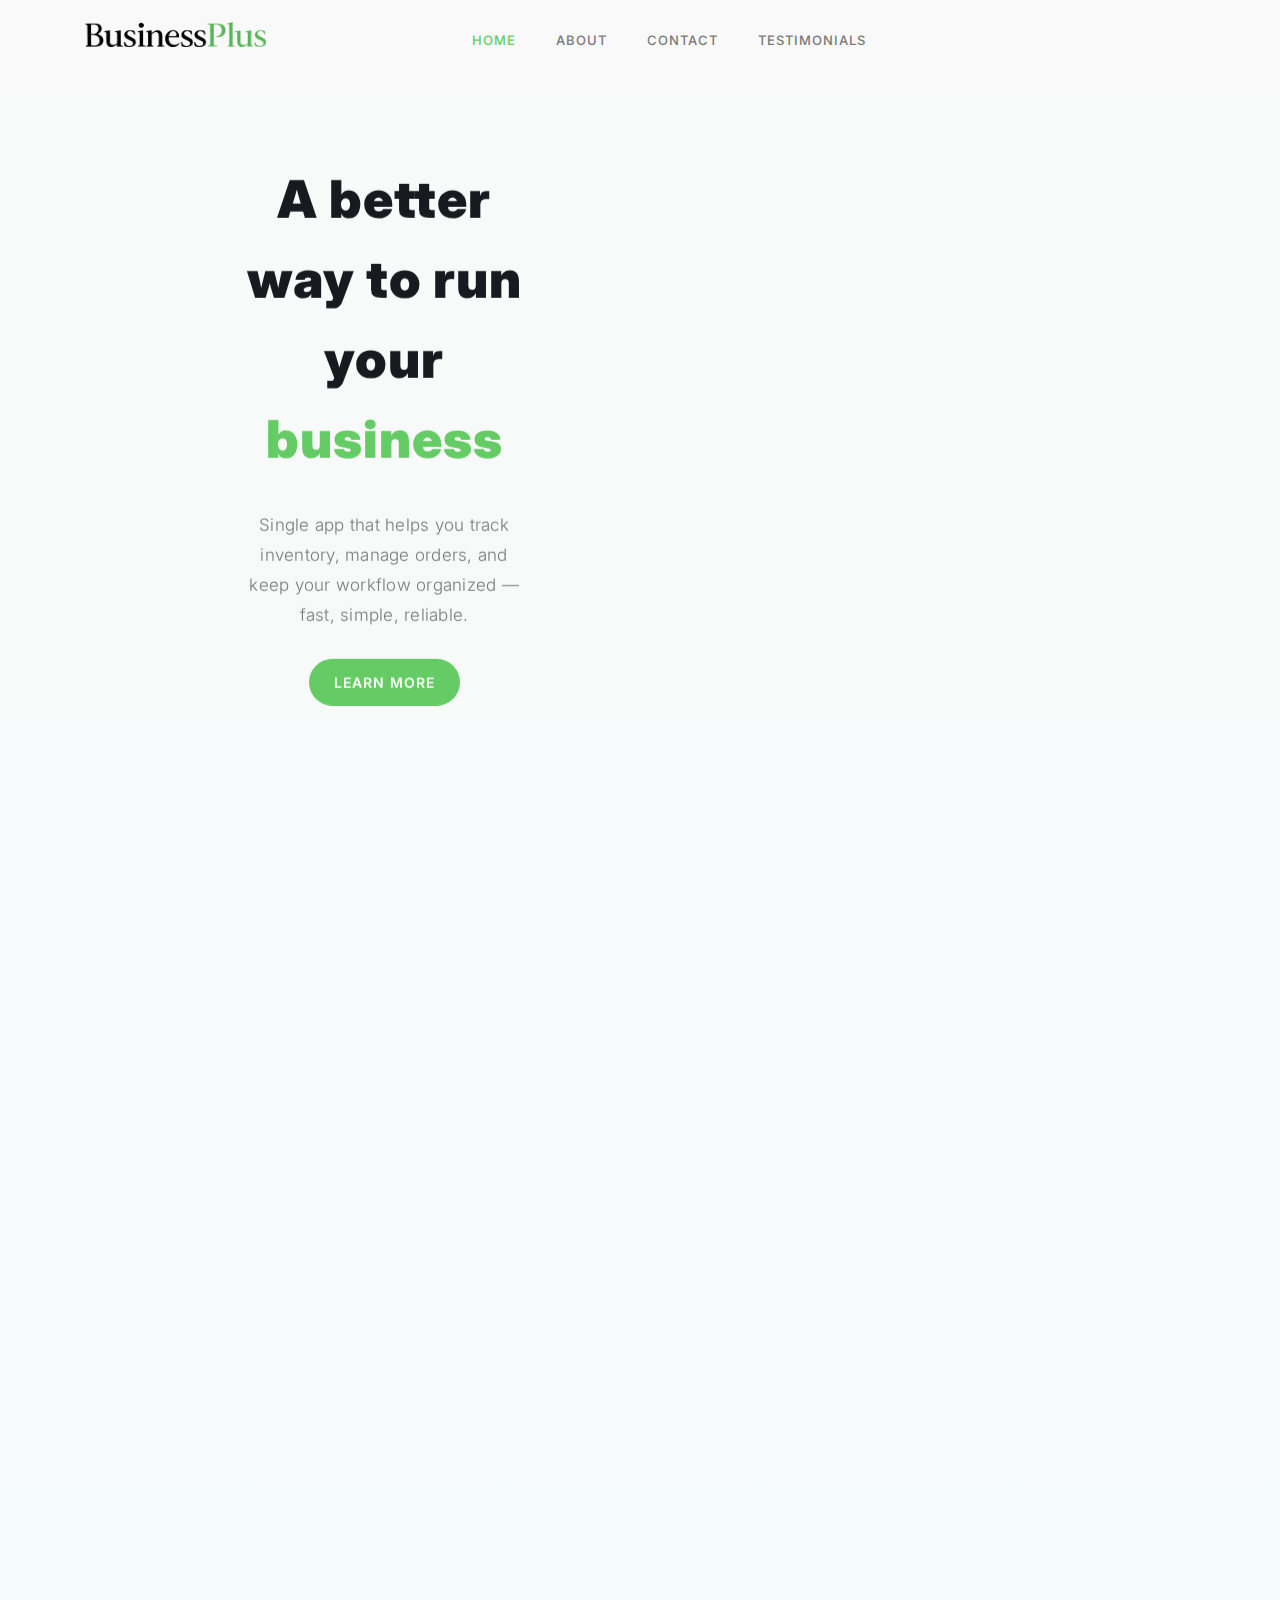
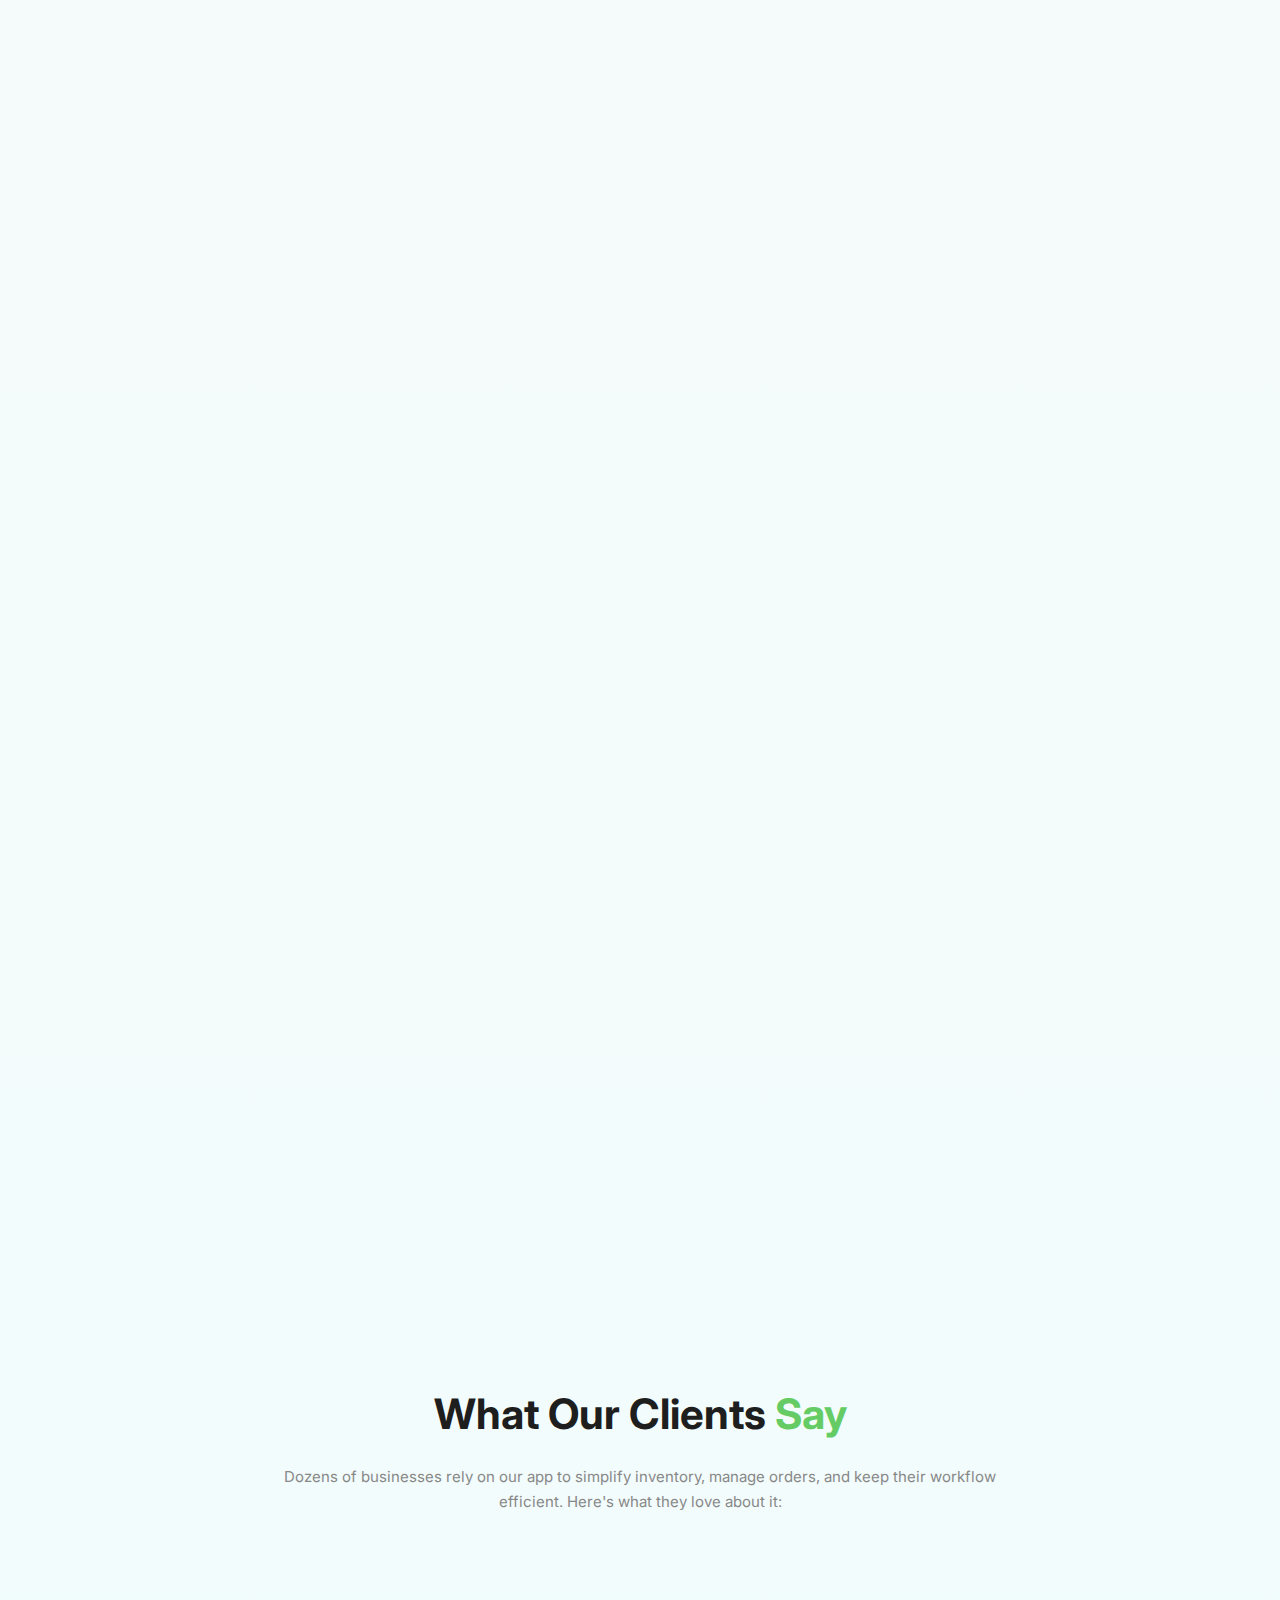
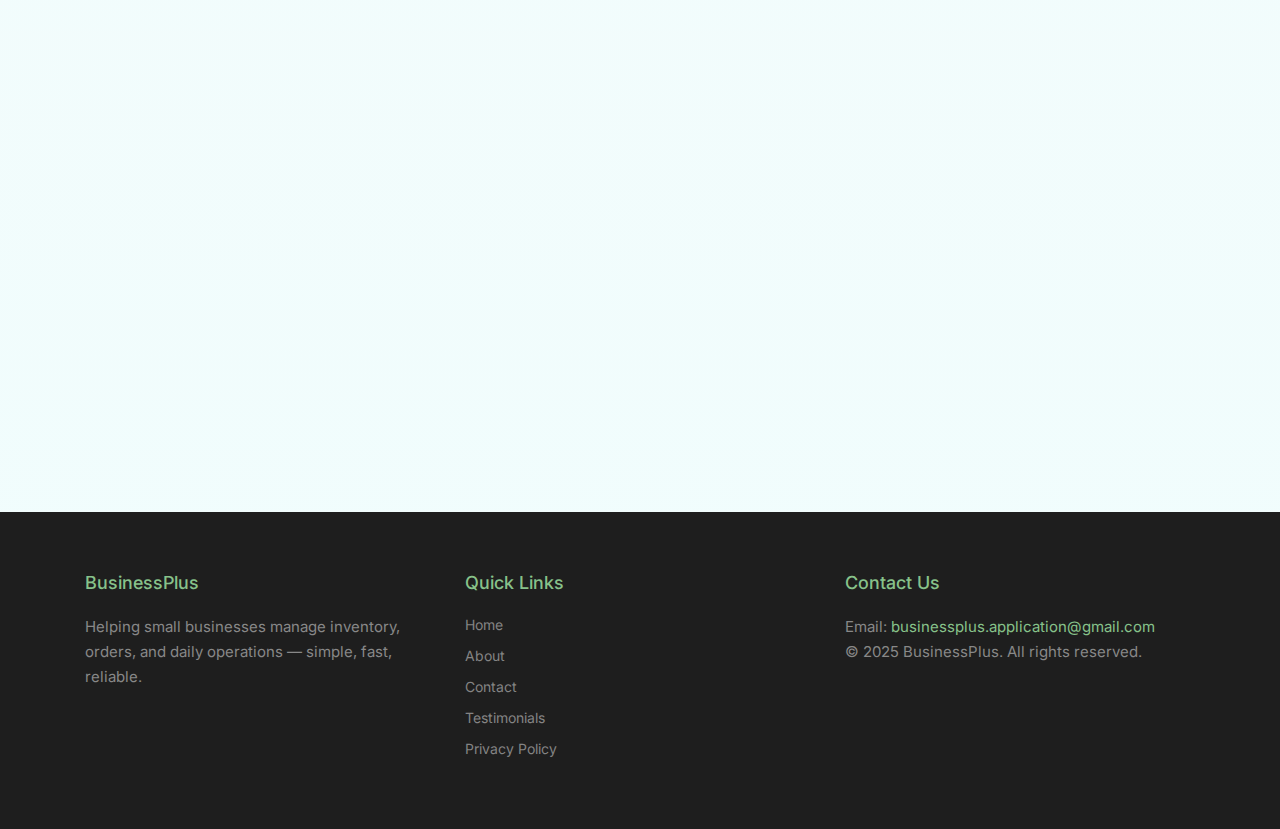
<file: index.html>
<!DOCTYPE html>
<html lang="en">

<head>

    <meta charset="utf-8">
    <meta name="viewport" content="width=device-width, initial-scale=1, shrink-to-fit=no">
    <meta name="description" content="Business Plus helps small businesses manage inventory, orders, and daily operations through a simple and reliable mobile app.">
    <meta name="author" content="Nikola Milinković - https://github.com/NikolaMilinkovic">
    <link href="https://fonts.googleapis.com/css?family=Poppins:100,200,300,400,500,600,700,800,900&display=swap" rel="stylesheet">

    <title>BusinessPlus</title>
<!--

Lava Landing Page

https://templatemo.com/tm-540-lava-landing-page

-->

    <!-- Additional CSS Files -->
    <link rel="stylesheet" type="text/css" href="assets/css/bootstrap.min.css">

    <link rel="stylesheet" type="text/css" href="assets/css/font-awesome.css">

    <link rel="stylesheet" href="assets/css/templatemo-lava.css">

    <link rel="stylesheet" href="assets/css/owl-carousel.css">

</head>

<body>

    <!-- ***** Preloader Start ***** -->
    <div id="preloader">
        <div class="jumper">
            <div></div>
            <div></div>
            <div></div>
        </div>
    </div>
    <!-- ***** Preloader End ***** -->


    <!-- ***** Header Area Start ***** -->
    <header class="header-area header-sticky">
        <div class="container">
            <div class="row">
                <div class="col-12">
                    <nav class="main-nav">
                        <!-- ***** Logo Start ***** -->
                         <a href="#welcome" class="menu-item">
                             <img src="./assets/images/logotip_b.png" alt="Logo" class="logo" />
                         </a>
                        <!-- ***** Logo End ***** -->
                        <!-- ***** Menu Start ***** -->
                        <ul class="nav">
                            <li class="scroll-to-section"><a href="#welcome" class="menu-item">Home</a></li>
                            <li class="scroll-to-section"><a href="#about" class="menu-item">About</a></li>
                            <li class="scroll-to-section"><a href="#contact-us" class="menu-item">Contact</a></li>
                            <li class="scroll-to-section"><a href="#testimonials" class="menu-item">Testimonials</a>
                        </li>
                        </ul>
                        <a class='menu-trigger'>
                            <span>Menu</span>
                        </a>
                        <!-- ***** Menu End ***** -->
                    </nav>
                </div>
            </div>
        </div>
    </header>
    <!-- ***** Header Area End ***** -->


    <!-- ***** Welcome Area Start ***** -->
    
    <div class="welcome-area" id="welcome">

        <!-- ***** Header Text Start ***** -->
        <div class="header-text">
            <div class="container">
                <div class="row">
                    <div class="left-text col-lg-6 col-md-12 mx-auto text-center"
                         data-scroll-reveal="enter left move 30px over 0.6s after 0.4s">
                         <h1>A better way to run your <em>business</em></h1>
                            <p>
                                Single app that helps you track inventory, manage orders, 
                                and keep your workflow organized — fast, simple, reliable.
                            </p>
                        <a href="#about" class="main-button-slider">LEARN MORE</a>
                    </div>
                </div>
            </div>
        </div>
        <!-- ***** Header Text End ***** -->
    </div>
    <!-- ***** Welcome Area End ***** -->

    <!-- ***** Features Big Item Start ***** -->
    <section class="section" id="about">
        <div class="container">
            <div class="row">

            <!-- Feature 1 -->
            <div class="col-lg-4 col-md-6 col-sm-12 mb-4"
                data-scroll-reveal="enter left move 30px over 0.6s after 0.4s">
                <div class="features-item text-center">
                <!-- <h2 class="feature-number">01</h2> -->
                <h4>Inventory Tracking</h4>
                <p>Monitor stock levels in real time and keep your products organized effortlessly.</p>
                </div>
            </div>

            <!-- Feature 2 -->
            <div class="col-lg-4 col-md-6 col-sm-12 mb-4"
                data-scroll-reveal="enter bottom move 30px over 0.6s after 0.4s">
                <div class="features-item text-center">
                <!-- <h2 class="feature-number">02</h2> -->
                <h4>Order Management</h4>
                <p>Handle every order from creation to delivery quickly and efficiently in one streamlined workflow.</p>
                </div>
            </div>

            <!-- Feature 3 -->
            <div class="col-lg-4 col-md-6 col-sm-12 mb-4"
                data-scroll-reveal="enter right move 30px over 0.6s after 0.4s">
                <div class="features-item text-center">
                <!-- <h2 class="feature-number">03</h2> -->
                <h4>Workflow Efficiency</h4>
                <p>Save time and reduce errors by speeding up routine tasks and simplifying your business processes.</p>
                </div>
            </div>

            </div>
        </div>
    </section>


    <!-- ***** Features Big Item Start ***** -->
    <section class="section" id="promotion">
        <div class="container">
            <div class="row">
      
                <div class="right-text offset-lg-1 col-lg-6 col-md-12 col-sm-12 mobile-bottom-fix">
                    <ul>
                        <li data-scroll-reveal="enter right move 30px over 0.6s after 0.4s">
                            <!-- <img src="assets/images/about-icon-01.png" alt="" class="promotion-icon"> -->
                            <div class="text">
                                <h4>Access Anywhere</h4>
                                <p>Use the app from any device and manage your business on the go — no more being tied to a desk.</p>
                            </div>
                        </li>
                        <li data-scroll-reveal="enter right move 30px over 0.6s after 0.5s">
                            <!-- <img src="assets/images/about-icon-02.png" alt="" class="promotion-icon"> -->
                            <div class="text">
                                <h4>Quick Setup</h4>
                                <p>Get started fast — add your inventory and start managing orders immediately without complicated setup.</p>
                            </div>
                        </li>
                        <li data-scroll-reveal="enter right move 30px over 0.6s after 0.6s">
                            <!-- <img src="assets/images/about-icon-03.png" alt="" class="promotion-icon flipped-icon"> -->
                            <div class="text">
                                <h4>Battle Tested</h4>
                                <p>Trusted by dozens of businesses, our app streamlines daily operations and boosts their business daily.</p>
                            </div>
                        </li>
                    </ul>
                </div>
                <div class="left-image col-lg-5 col-md-12 col-sm-12 mobile-bottom-fix-big"
                    data-scroll-reveal="enter right move 30px over 0.6s after 0.4s">
                    <img src="assets/images/left-image.png" class="rounded img-fluid d-block mx-auto image-left" alt="App">
                </div>
            </div>
        </div>
    </section>
    <!-- ***** Features Big Item End ***** -->

    <!-- ***** Contact Call-To-Action Start ***** -->
        <section class="section section-contact" id="contact-us">
            <div class="container">
                <div class="row align-items-center" data-scroll-reveal="enter left move 30px over 0.6s after 0.4s">

                    <!-- Image on the left -->
                    <div class="col-lg-6 col-md-12 col-sm-12 contact-image">
                        <img src="assets/images/contact-image.png" alt="App Screenshot" class="rounded img-fluid mx-auto flipped-image">
                    </div>

                    <!-- Text on the right -->
                    <div class="col-lg-6 col-md-12 col-sm-12 contact-text">
                        <h2>Ready to work with us?</h2>
                        <p><a href="mailto:businessplus.application@gmail.com" class="contact-email">businessplus.application@gmail.com</a></p>
                        <p>Our team will help you set up your account and get started today!</p>
                    </div>

                </div>
            </div>
        </section>  
    <!-- ***** Contact Call-To-Action End ***** -->

    <!-- ***** Testimonials Starts ***** -->
    <section class="section" id="testimonials">
        <div class="container">
            <div class="row">
                <div class="col-lg-8 offset-lg-2">
                    <div class="center-heading">
                        <h2>What Our Clients <em>Say</em></h2>
                        <p>Dozens of businesses rely on our app to simplify inventory, manage orders, and keep their workflow efficient. Here's what they love about it:</p>
                    </div>
                </div>
                <div class="col-lg-10 col-md-12 col-sm-12 mobile-bottom-fix-big"
                    data-scroll-reveal="enter left move 30px over 0.6s after 0.4s">
                    <div class="owl-carousel owl-theme">
                        <div class="item service-item">
                            <div class="author">
                                <i><img src="assets/images/testimonial_infinity.png" alt="Author One"></i>
                            </div>
                            <div class="testimonial-content">
                                <ul class="stars">
                                    <li><i class="fa fa-star"></i></li>
                                    <li><i class="fa fa-star"></i></li>
                                    <li><i class="fa fa-star"></i></li>
                                    <li><i class="fa fa-star"></i></li>
                                    <li><i class="fa fa-star"></i></li>
                                </ul>
                                <h4>Infinity Boutique</h4>
                                <p>“Makes running my shop so much easier!
                                    The app automatically prepares all my orders, and the PDF for the courier is done instantly. No more guessing what’s in stock — everything updates in real time. Love it!
                                    ”
                                </p>
                            </div>
                        </div>
                        <div class="item service-item">
                            <div class="author">
                                <i><img src="assets/images/testimonial_chicly.jpg" alt="Second Author"></i>
                            </div>
                            <div class="testimonial-content">
                                <ul class="stars">
                                    <li><i class="fa fa-star"></i></li>
                                    <li><i class="fa fa-star"></i></li>
                                    <li><i class="fa fa-star"></i></li>
                                    <li><i class="fa fa-star"></i></li>
                                    <li><i class="fa fa-star"></i></li>
                                </ul>
                                <h4>Chicly.official</h4>
                                <p>
                                    Super efficient and easy to use. Ofloaded so much work that we used to do manually. We recommend it.
                                </p>
                            </div>
                        </div>
                        <div class="item service-item">
                            <div class="author">
                                <i><img src="assets/images/testimonial_infinity_bags.jpg" alt="Author Third"></i>
                            </div>
                            <div class="testimonial-content">
                                <ul class="stars">
                                    <li><i class="fa fa-star"></i></li>
                                    <li><i class="fa fa-star"></i></li>
                                    <li><i class="fa fa-star"></i></li>
                                </ul>
                                <h4>Infinity Bags</h4>
                                <p>
                                    Perfect for anyone running an online boutique. Removes any guessing or ambiguity of what you have and dont have on stock. Everything is done faster.
                                </p>
                            </div>
                        </div>
                    </div>
                </div>
            </div>
        </div>
    </section>
    <!-- ***** Testimonials Ends ***** -->

    <!-- ***** Footer Start ***** -->
    <footer class="footer-area">
        <div class="container">
            <div class="row">

                <!-- About / Logo -->
                <div class="col-lg-4 col-md-6 col-sm-12">
                    <h4>BusinessPlus</h4>
                    <p>Helping small businesses manage inventory, orders, and daily operations — simple, fast, reliable.</p>
                </div>

                <!-- Quick Links -->
                <div class="col-lg-4 col-md-6 col-sm-12">
                    <h4>Quick Links</h4>
                    <ul class="footer-links">
                        <li><a href="#welcome">Home</a></li>
                        <li><a href="#about">About</a></li>
                        <li><a href="#contact-us">Contact</a></li>
                        <li><a href="#testimonials">Testimonials</a></li>
                        <li><a href="./pages/privacy_policy.html">Privacy Policy</a></li>
                    </ul>
                </div>

                <!-- Contact -->
                <div class="col-lg-4 col-md-12 col-sm-12">
                    <h4>Contact Us</h4>
                    <p>Email: <a href="mailto:hello@businessplus.com">businessplus.application@gmail.com</a></p>
                    <p>© 2025 BusinessPlus. All rights reserved.</p>
                </div>

            </div>
        </div>
    </footer>
    <!-- ***** Footer End ***** -->


    <!-- jQuery -->
    <script src="assets/js/jquery-2.1.0.min.js"></script>

    <!-- Bootstrap -->
    <script src="assets/js/popper.js"></script>
    <script src="assets/js/bootstrap.min.js"></script>

    <!-- Plugins -->
    <script src="assets/js/owl-carousel.js"></script>
    <script src="assets/js/scrollreveal.min.js"></script>
    <script src="assets/js/waypoints.min.js"></script>
    <script src="assets/js/jquery.counterup.min.js"></script>
    <script src="assets/js/imgfix.min.js"></script>

    <!-- Global Init -->
    <script src="assets/js/custom.js"></script>

</body>
</html>
</file>
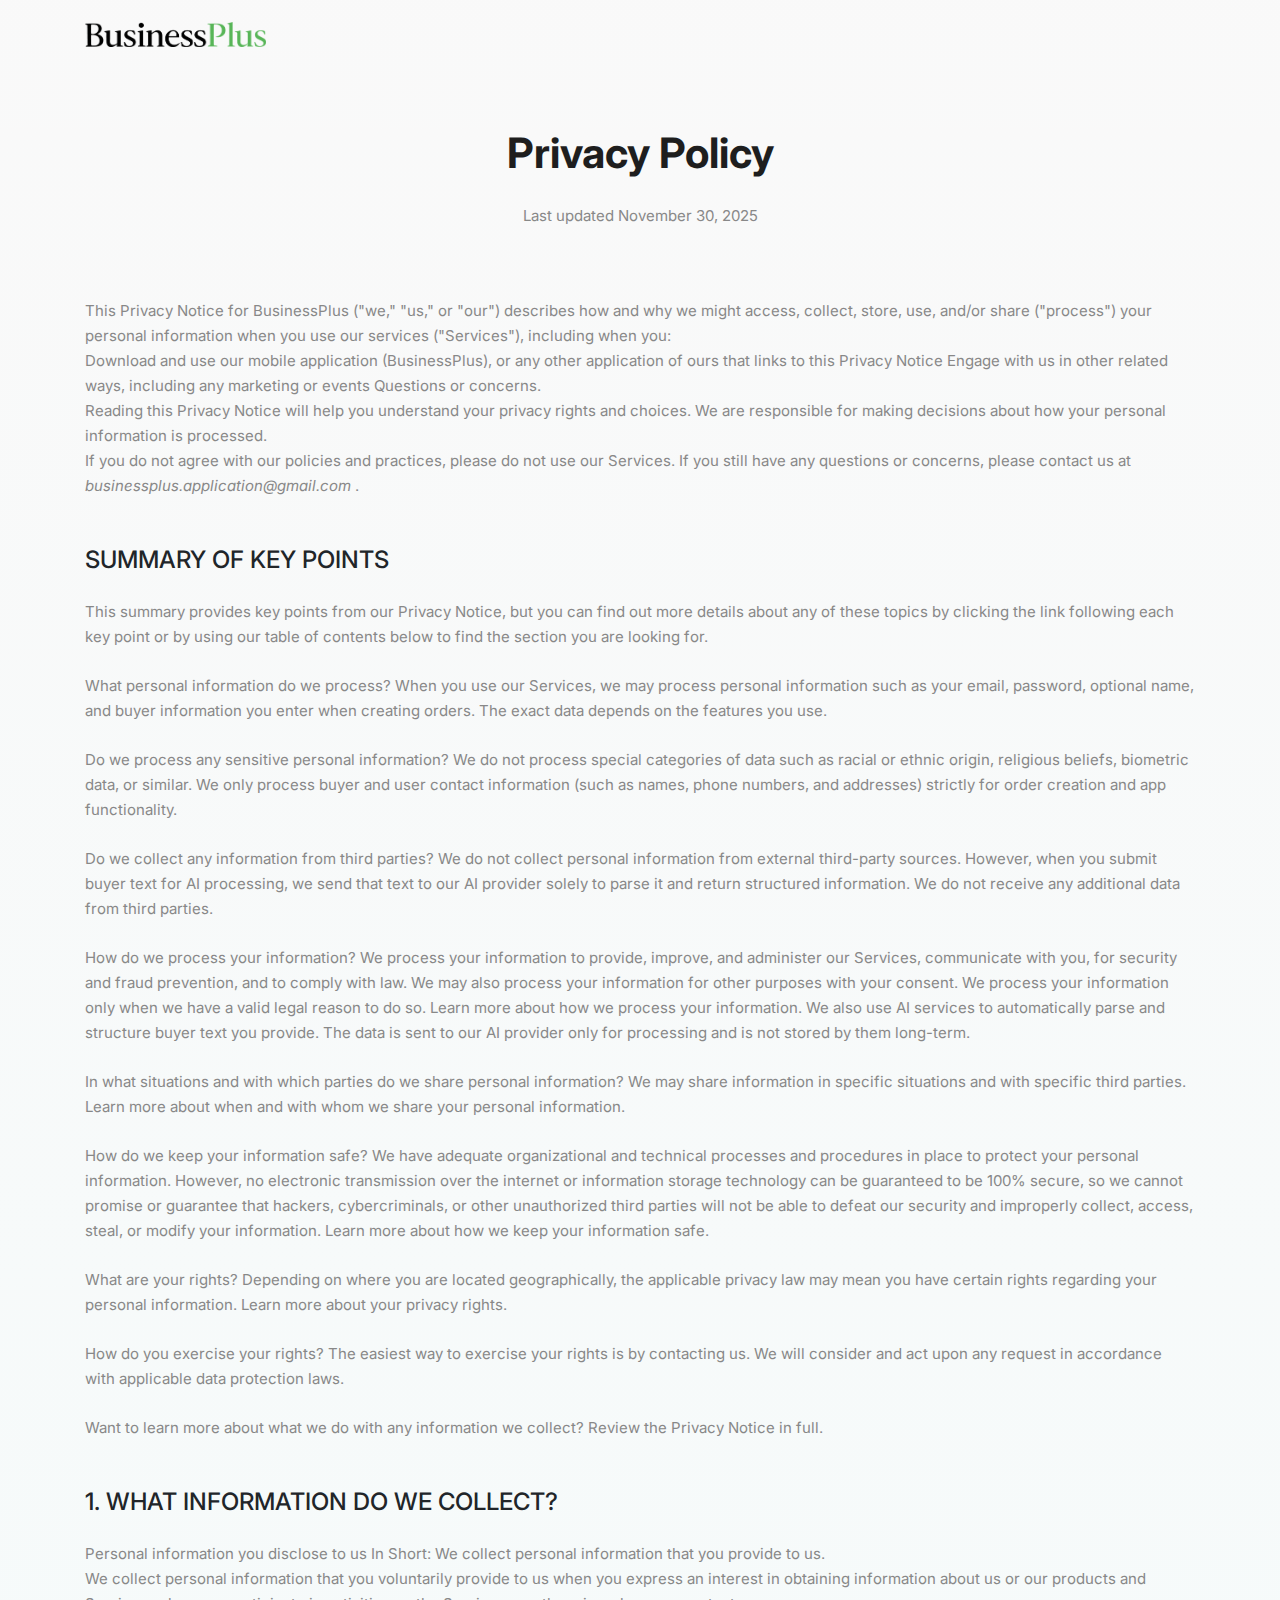
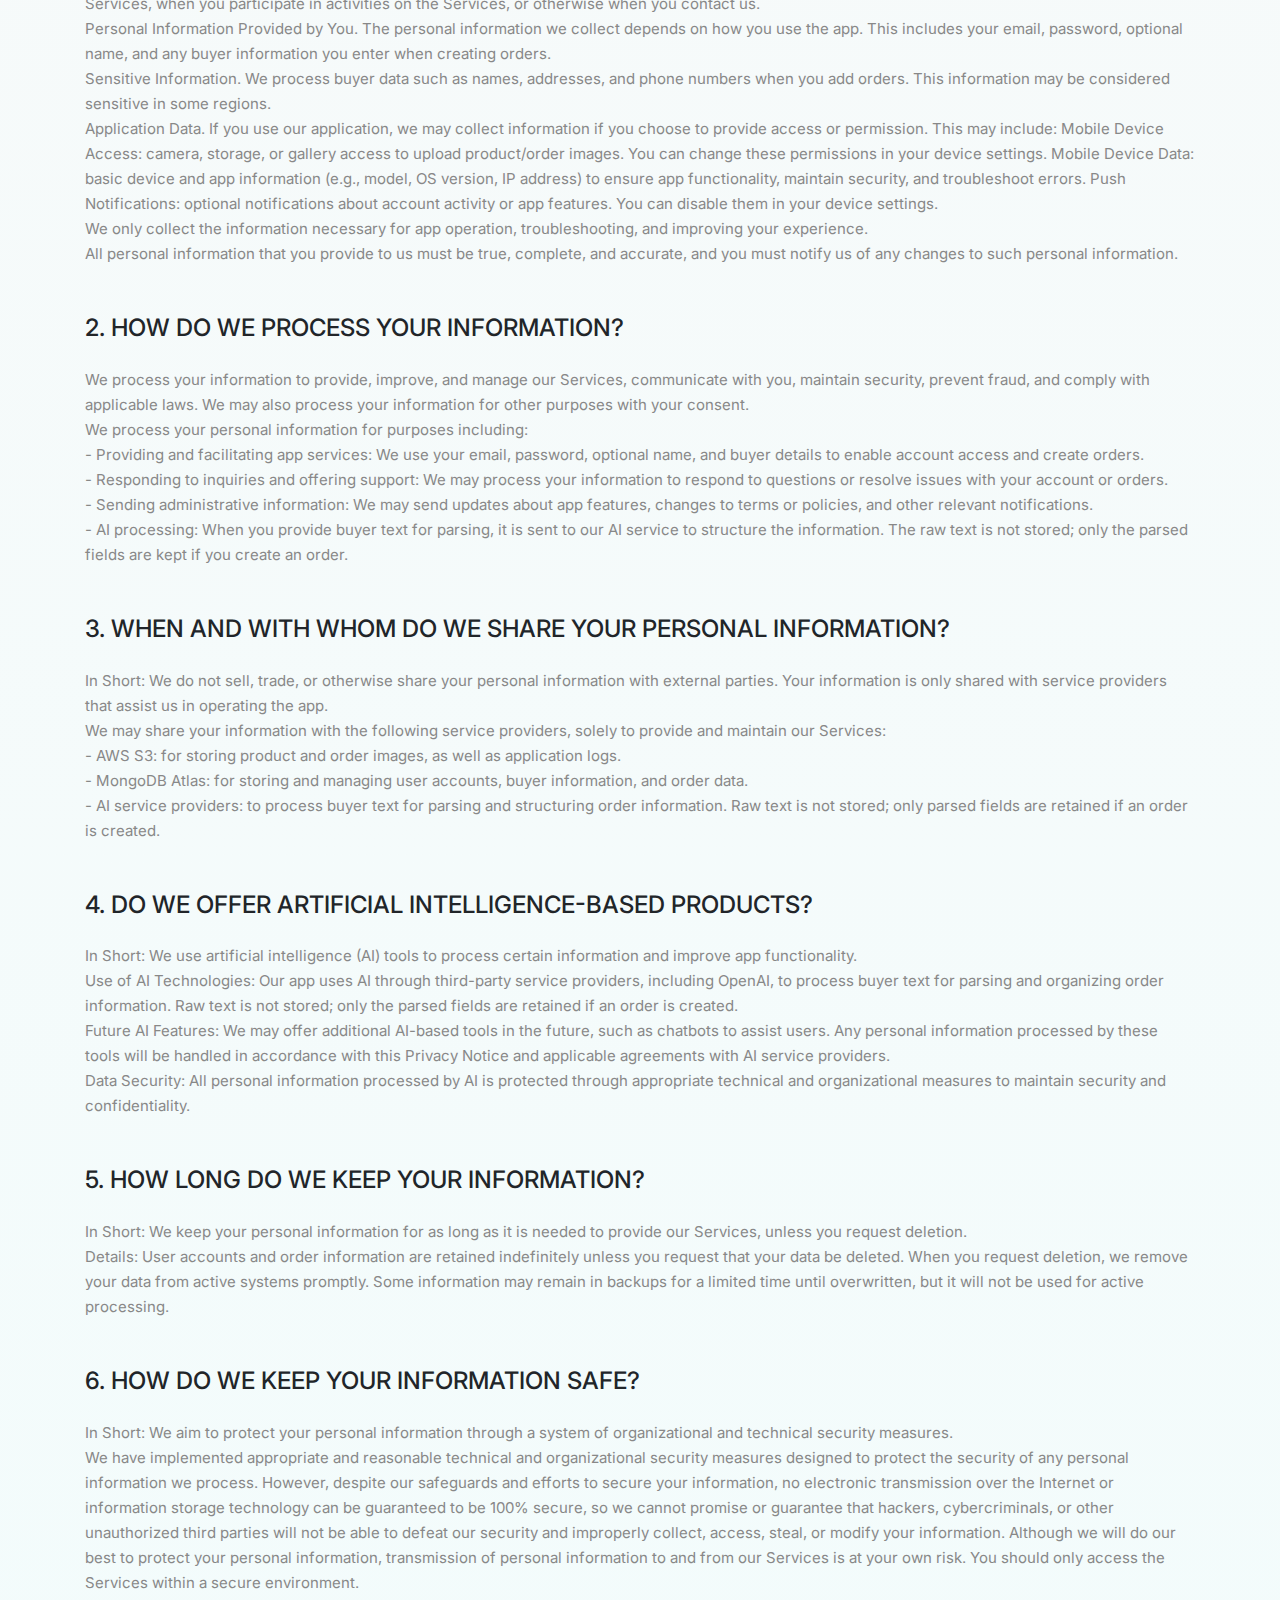
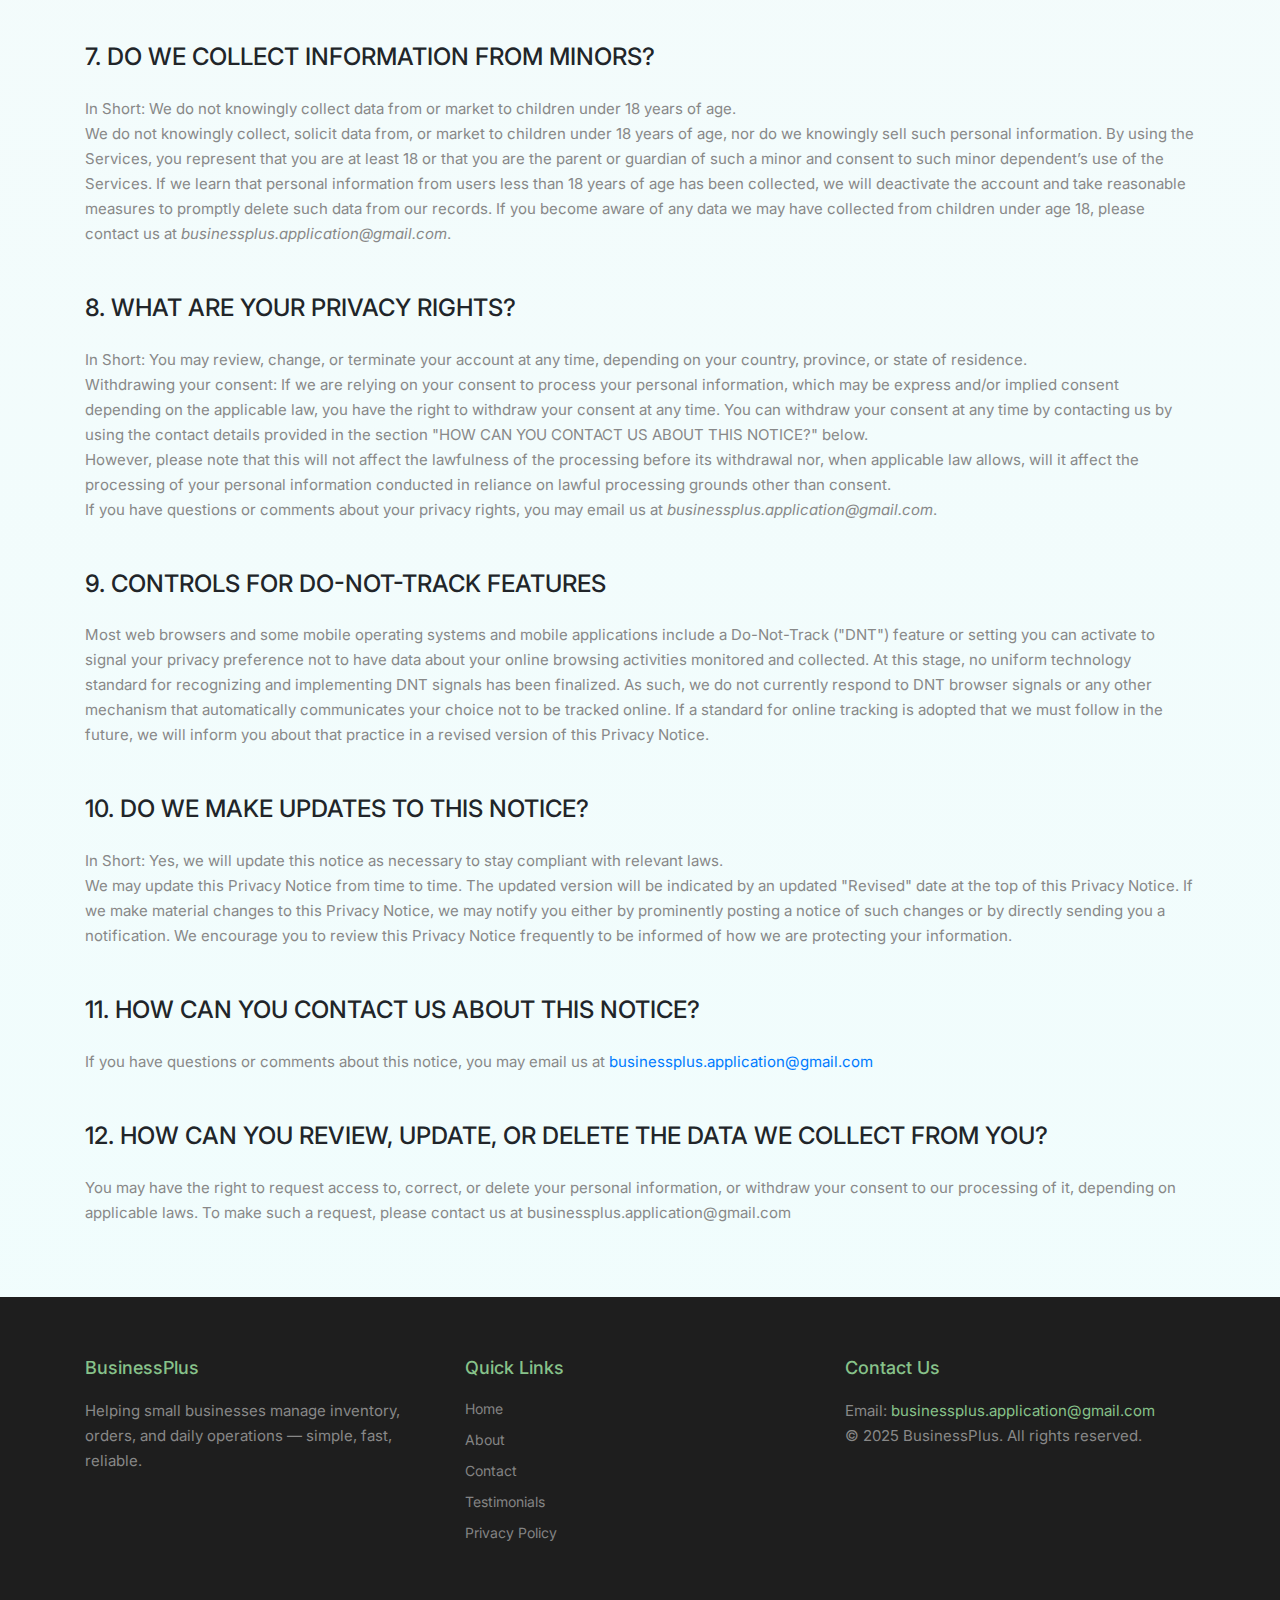
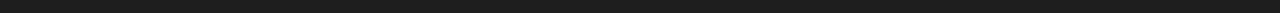
<file: pages/privacy_policy.html>
<!DOCTYPE html>
<html lang="en">

<head>
    <meta charset="utf-8">
    <meta name="viewport" content="width=device-width, initial-scale=1, shrink-to-fit=no">
    <meta name="description" content="BusinessPlus Privacy Policy">
    <meta name="author" content="Nikola Milinković - https://github.com/NikolaMilinkovic">
    <link href="https://fonts.googleapis.com/css?family=Poppins:100,200,300,400,500,600,700,800,900&display=swap" rel="stylesheet">

    <title>BusinessPlus Privacy Policy</title>

    <!-- Additional CSS Files -->
    <link rel="stylesheet" type="text/css" href="../assets/css/bootstrap.min.css">
    <link rel="stylesheet" type="text/css" href="../assets/css/font-awesome.css">
    <link rel="stylesheet" href="../assets/css/templatemo-lava.css">
    <link rel="stylesheet" href="../assets/css/owl-carousel.css">
</head>

<body>

    <!-- ***** Preloader Start ***** -->
    <div id="preloader">
        <div class="jumper">
            <div></div>
            <div></div>
            <div></div>
        </div>
    </div>
    <!-- ***** Preloader End ***** -->

  <!-- ***** Header Area Start ***** -->
  <header class="header-area header-sticky scrolled">
      <div class="container">
          <div class="row">
              <div class="col-12">
                  <nav class="main-nav">
                      <!-- ***** Logo Start ***** -->
                      <a href="../index.html#welcome">
                          <img src="../assets/images/logotip_b.png" alt="Logo" class="logo" />
                      </a>
                      <!-- ***** Logo End ***** -->
                  </nav>
              </div>
          </div>
      </div>
  </header>
  <!-- ***** Header Area End ***** -->

    <!-- ***** Privacy Policy Content Start ***** -->
    <section class="section" id="privacy-policy">
        <div class="container">
            <div class="row">
                <div class="col-12">
                    <div class="center-heading">
                        <h2>Privacy Policy</h2>
                        <p>Last updated November 30, 2025</p>
                    </div>
                    <div class="policy-content">
                        <p>This Privacy Notice for BusinessPlus ("we," "us," or "our") describes how and why we might access, collect, store, use, and/or share ("process") your personal information when you use our services ("Services"), including when you:
                        <br>Download and use our mobile application (BusinessPlus), or any other application of ours that links to this Privacy Notice
                        Engage with us in other related ways, including any marketing or events
                        Questions or concerns. 
                        <br>Reading this Privacy Notice will help you understand your privacy rights and choices. We are responsible for making decisions about how your personal information is processed. 
                        <br>If you do not agree with our policies and practices, please do not use our Services. If you still have any questions or concerns, please contact us at <em>
                        businessplus.application@gmail.com
                        </em>.
                        </p>

                        <br>
                        <br>

                        <h4>SUMMARY OF KEY POINTS</h4>
                        <br>
                        <p>This summary provides key points from our Privacy Notice, but you can find out more details about any of these topics by clicking the link following each key point or by using our table of contents below to find the section you are looking for.</p>
                        <br>
                        <p>What personal information do we process?
                        When you use our Services, we may process personal information such as your email, password, optional name, and buyer information you enter when creating orders. The exact data depends on the features you use.</p>
                        <br>
                        <p>
                          Do we process any sensitive personal information?
                          We do not process special categories of data such as racial or ethnic origin, religious beliefs, biometric data, or similar. We only process buyer and user contact information (such as names, phone numbers, and addresses) strictly for order creation and app functionality.
                        </p>
                        <br>
                        <p>
                          Do we collect any information from third parties?
                          We do not collect personal information from external third-party sources. However, when you submit buyer text for AI processing, we send that text to our AI provider solely to parse it and return structured information. We do not receive any additional data from third parties.
                        </p>
                        <br>
                        <p>
                          How do we process your information? 
                          We process your information to provide, improve, and administer our Services, communicate with you, for security and fraud prevention, and to comply with law. We may also process your information for other purposes with your consent. We process your information only when we have a valid legal reason to do so. Learn more about how we process your information. We also use AI services to automatically parse and structure buyer text you provide. The data is sent to our AI provider only for processing and is not stored by them long-term.
                        </p>
                        <br>
                        <p>
                          In what situations and with which parties do we share personal information? We may share information in specific situations and with specific third parties. Learn more about when and with whom we share your personal information.
                        </p>
                        <br>
                        <p>
                          How do we keep your information safe? We have adequate organizational and technical processes and procedures in place to protect your personal information. However, no electronic transmission over the internet or information storage technology can be guaranteed to be 100% secure, so we cannot promise or guarantee that hackers, cybercriminals, or other unauthorized third parties will not be able to defeat our security and improperly collect, access, steal, or modify your information. Learn more about how we keep your information safe.
                        </p>
                        <br>
                        <p>
                          What are your rights? Depending on where you are located geographically, the applicable privacy law may mean you have certain rights regarding your personal information. Learn more about your privacy rights.
                        </p>
                        <br>
                        <p>
                          How do you exercise your rights? The easiest way to exercise your rights is by contacting us. We will consider and act upon any request in accordance with applicable data protection laws.
                        </p>
                        <br>
                        <p>
                          Want to learn more about what we do with any information we collect? Review the Privacy Notice in full.
                        </p>

                        <br><br>
                        <h4>1. WHAT INFORMATION DO WE COLLECT?</h4>
                        <br>
                        <p>
                          Personal information you disclose to us
                          In Short: We collect personal information that you provide to us.
                        </p>
                        <p>
                          We collect personal information that you voluntarily provide to us when you express an interest in obtaining information about us or our products and Services, when you participate in activities on the Services, or otherwise when you contact us.
                        </p>
                        <p>
                          Personal Information Provided by You.
                          The personal information we collect depends on how you use the app. This includes your email, password, optional name, and any buyer information you enter when creating orders.
                        </p>
                        <p>
                          Sensitive Information.
                          We process buyer data such as names, addresses, and phone numbers when you add orders. This information may be considered sensitive in some regions.
                        </p>
                        <p>
                          Application Data.
                          If you use our application, we may collect information if you choose to provide access or permission. This may include:
                          Mobile Device Access: camera, storage, or gallery access to upload product/order images. You can change these permissions in your device settings.
                          Mobile Device Data: basic device and app information (e.g., model, OS version, IP address) to ensure app functionality, maintain security, and troubleshoot errors.
                          Push Notifications: optional notifications about account activity or app features. You can disable them in your device settings.
                        </p>
                        <p>
                          We only collect the information necessary for app operation, troubleshooting, and improving your experience.
                        </p>
                        <p>
                          All personal information that you provide to us must be true, complete, and accurate, and you must notify us of any changes to such personal information.
                        </p>

                        <br><br>
                        <h4>2. HOW DO WE PROCESS YOUR INFORMATION?</h4>
                        <br>
                        <p>We process your information to provide, improve, and manage our Services, communicate with you, maintain security, prevent fraud, and comply with applicable laws. We may also process your information for other purposes with your consent.
                        </p>
                        <p>
                          We process your personal information for purposes including:
                          <br>
                          - Providing and facilitating app services: We use your email, password, optional name, and buyer details to enable account access and create orders.
                          <br>
                          - Responding to inquiries and offering support: We may process your information to respond to questions or resolve issues with your account or orders.
                          <br>
                          - Sending administrative information: We may send updates about app features, changes to terms or policies, and other relevant notifications.
                          <br>
                          - AI processing: When you provide buyer text for parsing, it is sent to our AI service to structure the information. The raw text is not stored; only the parsed fields are kept if you create an order.
                        </p>

                        <br><br>
                        <h4>3. WHEN AND WITH WHOM DO WE SHARE YOUR PERSONAL INFORMATION?</h4>
                        <br>
                        <p>
                          In Short:
                          We do not sell, trade, or otherwise share your personal information with external parties. Your information is only shared with service providers that assist us in operating the app.
                        </p>
                        <p>
                          We may share your information with the following service providers, solely to provide and maintain our Services:
                          <br>
                          - AWS S3: for storing product and order images, as well as application logs.
                          <br>
                          - MongoDB Atlas: for storing and managing user accounts, buyer information, and order data.
                          <br>
                          - AI service providers: to process buyer text for parsing and structuring order information. Raw text is not stored; only parsed fields are retained if an order is created.
                        </p>

                        <br><br>
                        <h4>4. DO WE OFFER ARTIFICIAL INTELLIGENCE-BASED PRODUCTS?</h4>
                        <br>
                        <p>
                          In Short:
                          We use artificial intelligence (AI) tools to process certain information and improve app functionality.
                        </p>
                        <p>
                          Use of AI Technologies:
                          Our app uses AI through third-party service providers, including OpenAI, to process buyer text for parsing and organizing order information. Raw text is not stored; only the parsed fields are retained if an order is created.
                        </p>
                        <p>
                          Future AI Features:
                          We may offer additional AI-based tools in the future, such as chatbots to assist users. Any personal information processed by these tools will be handled in accordance with this Privacy Notice and applicable agreements with AI service providers.
                        </p>
                        <p>
                          Data Security:
                          All personal information processed by AI is protected through appropriate technical and organizational measures to maintain security and confidentiality.
                        </p>

                        <br><br>
                        <h4>5. HOW LONG DO WE KEEP YOUR INFORMATION?</h4>
                        <br>
                        <p>
                          In Short:
                          We keep your personal information for as long as it is needed to provide our Services, unless you request deletion.
                        </p>
                        <p>
                          Details:
                          User accounts and order information are retained indefinitely unless you request that your data be deleted.
                          When you request deletion, we remove your data from active systems promptly.
                          Some information may remain in backups for a limited time until overwritten, but it will not be used for active processing.
                        </p>

                        <br><br>
                        <h4>6. HOW DO WE KEEP YOUR INFORMATION SAFE?</h4>
                        <br>
                        <p>
                          In Short: 
                          We aim to protect your personal information through a system of organizational and technical security measures.
                        </p>
                        <p>
                          We have implemented appropriate and reasonable technical and organizational security measures designed to protect the security of any personal information we process. However, despite our safeguards and efforts to secure your information, no electronic transmission over the Internet or information storage technology can be guaranteed to be 100% secure, so we cannot promise or guarantee that hackers, cybercriminals, or other unauthorized third parties will not be able to defeat our security and improperly collect, access, steal, or modify your information. Although we will do our best to protect your personal information, transmission of personal information to and from our Services is at your own risk. You should only access the Services within a secure environment.
                        </p>

                        <br><br>
                        <h4>7. DO WE COLLECT INFORMATION FROM MINORS?</h4>
                        <br>
                        <p>
                          In Short: 
                          We do not knowingly collect data from or market to children under 18 years of age.
                        </p>
                        <p>
                          We do not knowingly collect, solicit data from, or market to children under 18 years of age, nor do we knowingly sell such personal information. By using the Services, you represent that you are at least 18 or that you are the parent or guardian of such a minor and consent to such minor dependent’s use of the Services. If we learn that personal information from users less than 18 years of age has been collected, we will deactivate the account and take reasonable measures to promptly delete such data from our records. If you become aware of any data we may have collected from children under age 18, please contact us at <em>businessplus.application@gmail.com</em>.
                        </p>

                        <br><br>
                        <h4>8. WHAT ARE YOUR PRIVACY RIGHTS?</h4>
                        <br>
                        <p>
                          In Short:  
                          You may review, change, or terminate your account at any time, depending on your country, province, or state of residence.
                        </p>
                        <p>
                          Withdrawing your consent: If we are relying on your consent to process your personal information, which may be express and/or implied consent depending on the applicable law, you have the right to withdraw your consent at any time. You can withdraw your consent at any time by contacting us by using the contact details provided in the section "HOW CAN YOU CONTACT US ABOUT THIS NOTICE?" below.
                        </p>
                        <p>
                          However, please note that this will not affect the lawfulness of the processing before its withdrawal nor, when applicable law allows, will it affect the processing of your personal information conducted in reliance on lawful processing grounds other than consent.
                        </p>
                        <p>
                          If you have questions or comments about your privacy rights, you may email us at <em>businessplus.application@gmail.com</em>.
                        </p>

                        <br><br>
                        <h4>9. CONTROLS FOR DO-NOT-TRACK FEATURES</h4>
                        <br>
                        <p>
                          Most web browsers and some mobile operating systems and mobile applications include a Do-Not-Track ("DNT") feature or setting you can activate to signal your privacy preference not to have data about your online browsing activities monitored and collected. At this stage, no uniform technology standard for recognizing and implementing DNT signals has been finalized. As such, we do not currently respond to DNT browser signals or any other mechanism that automatically communicates your choice not to be tracked online. If a standard for online tracking is adopted that we must follow in the future, we will inform you about that practice in a revised version of this Privacy Notice.
                        </p>

                        <br><br>
                        <h4>10. DO WE MAKE UPDATES TO THIS NOTICE?</h4>
                        <br>
                        <p>
                          In Short: Yes, we will update this notice as necessary to stay compliant with relevant laws.
                        </p>
                        <p>
                          We may update this Privacy Notice from time to time. The updated version will be indicated by an updated "Revised" date at the top of this Privacy Notice. If we make material changes to this Privacy Notice, we may notify you either by prominently posting a notice of such changes or by directly sending you a notification. We encourage you to review this Privacy Notice frequently to be informed of how we are protecting your information.
                        </p>

                        <br><br>
                        <h4>11. HOW CAN YOU CONTACT US ABOUT THIS NOTICE?</h4>
                        <br>
                        <p>
                          If you have questions or comments about this notice, you may email us at <a href="mailto:businessplus.application@gmail.com">businessplus.application@gmail.com</a>
                        </p>

                        <br><br>
                        <h4>12. HOW CAN YOU REVIEW, UPDATE, OR DELETE THE DATA WE COLLECT FROM YOU?</h4>
                        <br>
                        <p>
                          You may have the right to request access to, correct, or delete your personal information, or withdraw your consent to our processing of it, depending on applicable laws. To make such a request, please contact us at businessplus.application@gmail.com
                        </p>
                        <br>
                        <br>
                        <br>
                    </div>
                </div>
            </div>
        </div>
    </section>
    <!-- ***** Privacy Policy Content End ***** -->

    <!-- ***** Footer Start ***** -->
    <footer class="footer-area">
        <div class="container">
            <div class="row">
                <!-- About / Logo -->
                <div class="col-lg-4 col-md-6 col-sm-12">
                    <h4>BusinessPlus</h4>
                    <p>Helping small businesses manage inventory, orders, and daily operations — simple, fast, reliable.</p>
                </div>
                <!-- Quick Links -->
                <div class="col-lg-4 col-md-6 col-sm-12">
                    <h4>Quick Links</h4>
                    <ul class="footer-links">
                        <li><a href="../index.html#welcome">Home</a></li>
                        <li><a href="../index.html#about">About</a></li>
                        <li><a href="../index.html#contact-us">Contact</a></li>
                        <li><a href="../index.html#testimonials">Testimonials</a></li>
                        <li><a href="privacy.html">Privacy Policy</a></li>
                    </ul>
                </div>
                <!-- Contact -->
                <div class="col-lg-4 col-md-12 col-sm-12">
                    <h4>Contact Us</h4>
                    <p>Email: <a href="mailto:businessplus.application@gmail.com">businessplus.application@gmail.com</a></p>
                    <p>© 2025 BusinessPlus. All rights reserved.</p>
                </div>
            </div>
        </div>
    </footer>
    <!-- ***** Footer End ***** -->

    <!-- jQuery -->
    <script src="../assets/js/jquery-2.1.0.min.js"></script>
    <!-- Bootstrap -->
    <script src="../assets/js/popper.js"></script>
    <script src="../assets/js/bootstrap.min.js"></script>
    <!-- Plugins -->
    <script src="../assets/js/owl-carousel.js"></script>
    <script src="../assets/js/scrollreveal.min.js"></script>
    <script src="../assets/js/waypoints.min.js"></script>
    <script src="../assets/js/jquery.counterup.min.js"></script>
    <script src="../assets/js/imgfix.min.js"></script>
    <!-- Global Init -->
    <script src="../assets/js/custom.js"></script>

</body>
</html>
</file>
<file: assets/css/templatemo-lava.css>
/*

Lava Landing Page

https://templatemo.com/tm-540-lava-landing-page

*/

/* ---------------------------------------------
Table of contents
------------------------------------------------
01. font & reset css
02. reset
03. global styles
04. header
05. welcome
06. features
07. testimonials
08. contact
09. footer
10. preloader

--------------------------------------------- */
/* 
---------------------------------------------
font & reset css
--------------------------------------------- 
*/
/* @import url("https://fonts.googleapis.com/css?family=Poppins:100,200,300,400,500,600,700,800,900"); */
@import url('https://fonts.googleapis.com/css2?family=Inter:wght@100;200;300;400;500;600;700;800;900&display=swap');

/* 
---------------------------------------------
reset
--------------------------------------------- 
*/
html, body, div, span, applet, object, iframe, h1, h2, h3, h4, h5, h6, p, blockquote, div
pre, a, abbr, acronym, address, big, cite, code, del, dfn, em, font, img, ins, kbd, q,
s, samp, small, strike, strong, sub, sup, tt, var, b, u, i, center, dl, dt, dd, ol, ul, li,
figure, header, nav, section, article, aside, footer, figcaption {
  margin: 0;
  padding: 0;
  border: 0;
  outline: 0;
}

.clearfix:after {
  content: ".";
  display: block;
  clear: both;
  visibility: hidden;
  line-height: 0;
  height: 0;
}

.clearfix {
  display: inline-block;
}

html[xmlns] .clearfix {
  display: block;
}

* html .clearfix {
  height: 1%;
}

ul, li {
  padding: 0;
  margin: 0;
  list-style: none;
}

header, nav, section, article, aside, footer, hgroup {
  display: block;
}

* {
  box-sizing: border-box;
}

html, body {
  font-family: 'Poppins', sans-serif;
  font-weight: 400;
  background-color: #f9f9f9;
  font-size: 16px;
  -ms-text-size-adjust: 100%;
  -webkit-font-smoothing: antialiased;
  -moz-osx-font-smoothing: grayscale;
}

a {
  text-decoration: none !important;
}

h1, h2, h3, h4, h5, h6 {
  margin-top: 0px;
  margin-bottom: 0px;
}

ul {
  margin-bottom: 0px;
}

p {
  font-size: 15px;
  line-height: 25px;
  color: #888;
}

/* 
---------------------------------------------
global styles
--------------------------------------------- 
*/
html,
body {
  /* background: #f9f9f9; */
  /* font-family: 'Poppins', sans-serif; */
  font-family: 'Inter', sans-serif;
  background: linear-gradient(180deg, #f9f9f9f9 0%, #f0fdfdf9 100%);
}

::selection {
  background: #65CC65;
  color: #f9f9f9;
}

::-moz-selection {
  background: #65CC65;
  color: #f9f9f9;
}

@media (max-width: 991px) {
  html, body {
    overflow-x: hidden;
  }
  .mobile-top-fix {
    margin-top: 30px;
    margin-bottom: 0px;
  }
  .mobile-bottom-fix {
    margin-bottom: 30px;
  }
  .mobile-bottom-fix-big {
    margin-bottom: 60px;
  }
}

a.main-button-slider {
  font-size: 14px;
  border-radius: 25px;
  padding: 15px 25px;
  background-color: #65CC65;
  text-transform: uppercase;
  color: #f9f9f9;
  font-weight: 600;
  letter-spacing: 1px;
  -webkit-transition: all 0.3s ease 0s;
  -moz-transition: all 0.3s ease 0s;
  -o-transition: all 0.3s ease 0s;
  transition: all 0.3s ease 0s;
}

a.main-button-slider:hover {
  background-color: #65CC65;
}

a.main-button {
  font-size: 14px;
  border-radius: 25px;
  padding: 15px 25px;
  background-color: #65CC65;
  text-transform: uppercase;
  color: #f9f9f9;
  font-weight: 600;
  letter-spacing: 1px;
  -webkit-transition: all 0.3s ease 0s;
  -moz-transition: all 0.3s ease 0s;
  -o-transition: all 0.3s ease 0s;
  transition: all 0.3s ease 0s;
}

a.main-button:hover {
  background-color: #65CC65;
}

button.main-button {
  outline: none;
  border: none;
  cursor: pointer;
  font-size: 14px;
  border-radius: 25px;
  padding: 15px 25px;
  background-color: #65CC65;
  text-transform: uppercase;
  color: #f9f9f9;
  font-weight: 600;
  letter-spacing: 1px;
  -webkit-transition: all 0.3s ease 0s;
  -moz-transition: all 0.3s ease 0s;
  -o-transition: all 0.3s ease 0s;
  transition: all 0.3s ease 0s;
}

button.main-button:hover {
  background-color: #65CC65;
}


.center-heading {
  margin-bottom: 70px;
}

.center-heading h2 {
  margin-top: 0px;
  text-align: center;
  font-size: 42px;
  font-weight: 700;
  color: #1e1e1e;
  margin-bottom: 25px;
}

.center-heading h2 em {
  font-style: normal;
  color: #65CC65;
}

.center-heading p {
  font-size: 15px;
  color: #888;
  text-align: center;
}


/* 
---------------------------------------------
header
--------------------------------------------- 
*/

.background-header {
  background-color: #f9f9f9;
  height: 80px!important;
  position: fixed!important;
  top: 0px;
  left: 0px;
  right: 0px;
  box-shadow: 0px 0px 10px rgba(0,0,0,0.15)!important;
}

.background-header .logo,
.background-header .main-nav .nav li a {
  color: #1e1e1e!important;
}

.background-header .main-nav .nav li:hover a {
  color: #65CC65!important;
}

.background-header .nav li a.active {
  color: #65CC65!important;
}

.header-area {
  position: absolute;
  top: 0px;
  left: 0px;
  right: 0px;
  z-index: 100;
  height: 100px;
  -webkit-transition: all .5s ease 0s;
  -moz-transition: all .5s ease 0s;
  -o-transition: all .5s ease 0s;
  transition: all .5s ease 0s;
}

.header-area .main-nav {
  min-height: 80px;
  background: transparent;
}

.header-area .main-nav .logo {
  float: left;
  height: 25px;
  margin-top: 22px;
  -webkit-transition: all 0.3s ease 0s;
  -moz-transition: all 0.3s ease 0s;
  -o-transition: all 0.3s ease 0s;
  transition: all 0.3s ease 0s;
}


.header-area .main-nav .nav {
  float: left;
  margin-top: 27px;
  margin-left: 15%;
  margin-right: 0px;
  background-color: #f9f9f9;
  padding: 0px 20px;
  -webkit-transition: all 0.3s ease 0s;
  -moz-transition: all 0.3s ease 0s;
  -o-transition: all 0.3s ease 0s;
  transition: all 0.3s ease 0s;
  position: relative;
  z-index: 999;
}

.header-area .main-nav .nav li {
  padding-left: 20px;
  padding-right: 20px;
}

.header-area .main-nav .nav li:last-child {
  padding-right: 0px;
}

.header-area .main-nav .nav li a {
  display: block;
  font-weight: 500;
  font-size: 13px;
  color: #7a7a7a;
  text-transform: uppercase;
  -webkit-transition: all 0.3s ease 0s;
  -moz-transition: all 0.3s ease 0s;
  -o-transition: all 0.3s ease 0s;
  transition: all 0.3s ease 0s;
  height: 40px;
  line-height: 40px;
  border: transparent;
  letter-spacing: 1px;
}

.header-area .main-nav .nav li:hover a {
  color: #65CC65;
}

.header-area .main-nav .nav li.submenu {
  position: relative;
  padding-right: 35px;
}

.header-area .main-nav .nav li.submenu:after {
  font-family: FontAwesome;
  content: "\f107";
  font-size: 12px;
  color: #7a7a7a;
  position: absolute;
  right: 18px;
  top: 12px;
}

.header-area .main-nav .nav li.submenu ul {
  position: absolute;
  width: 200px;
  box-shadow: 0 2px 28px 0 rgba(0, 0, 0, 0.06);
  overflow: hidden;
  top: 40px;
  opacity: 0;
  transform: translateY(-2em);
  visibility: hidden;
  z-index: -1;
  transition: all 0.3s ease-in-out 0s, visibility 0s linear 0.3s, z-index 0s linear 0.01s;
}

.header-area .main-nav .nav li.submenu ul li {
  margin-left: 0px;
  padding-left: 0px;
  padding-right: 0px;
}

.header-area .main-nav .nav li.submenu ul li a {
  display: block;
  background: #f9f9f9;
  color: #7a7a7a!important;
  padding-left: 20px;
  height: 40px;
  line-height: 40px;
  -webkit-transition: all 0.3s ease 0s;
  -moz-transition: all 0.3s ease 0s;
  -o-transition: all 0.3s ease 0s;
  transition: all 0.3s ease 0s;
  position: relative;
  font-size: 13px;
  border-bottom: 1px solid #f5f5f5;
}

.header-area .main-nav .nav li.submenu ul li a:before {
  content: '';
  position: absolute;
  width: 0px;
  height: 40px;
  left: 0px;
  top: 0px;
  bottom: 0px;
  -webkit-transition: all 0.3s ease 0s;
  -moz-transition: all 0.3s ease 0s;
  -o-transition: all 0.3s ease 0s;
  transition: all 0.3s ease 0s;
  background: #65CC65;
}

.header-area .main-nav .nav li.submenu ul li a:hover {
  background: #f9f9f9;
  color: #65CC65!important;
  padding-left: 25px;
}

.header-area .main-nav .nav li.submenu ul li a:hover:before {
  width: 3px;
}

.header-area .main-nav .nav li.submenu:hover ul {
  visibility: visible;
  opacity: 1;
  z-index: 1;
  transform: translateY(0%);
  transition-delay: 0s, 0s, 0.3s;
}

.header-area .main-nav .menu-trigger {
  cursor: pointer;
  display: block;
  position: absolute;
  top: 23px;
  width: 32px;
  height: 40px;
  text-indent: -9999em;
  z-index: 99;
  right: 40px;
  display: none;
}

.header-area .main-nav .menu-trigger span,
.header-area .main-nav .menu-trigger span:before,
.header-area .main-nav .menu-trigger span:after {
  -moz-transition: all 0.4s;
  -o-transition: all 0.4s;
  -webkit-transition: all 0.4s;
  transition: all 0.4s;
  background-color: #1e1e1e;
  display: block;
  position: absolute;
  width: 30px;
  height: 2px;
  left: 0;
}

.background-header .main-nav .menu-trigger span,
.background-header .main-nav .menu-trigger span:before,
.background-header .main-nav .menu-trigger span:after {
  background-color: #1e1e1e;
}

.header-area .main-nav .menu-trigger span:before,
.header-area .main-nav .menu-trigger span:after {
  -moz-transition: all 0.4s;
  -o-transition: all 0.4s;
  -webkit-transition: all 0.4s;
  transition: all 0.4s;
  background-color: #1e1e1e;
  display: block;
  position: absolute;
  width: 30px;
  height: 2px;
  left: 0;
  width: 75%;
}

.background-header .main-nav .menu-trigger span:before,
.background-header .main-nav .menu-trigger span:after {
  background-color: #1e1e1e;
}

.header-area .main-nav .menu-trigger span:before,
.header-area .main-nav .menu-trigger span:after {
  content: "";
}

.header-area .main-nav .menu-trigger span {
  top: 16px;
}

.header-area .main-nav .menu-trigger span:before {
  -moz-transform-origin: 33% 100%;
  -ms-transform-origin: 33% 100%;
  -webkit-transform-origin: 33% 100%;
  transform-origin: 33% 100%;
  top: -10px;
  z-index: 10;
}

.header-area .main-nav .menu-trigger span:after {
  -moz-transform-origin: 33% 0;
  -ms-transform-origin: 33% 0;
  -webkit-transform-origin: 33% 0;
  transform-origin: 33% 0;
  top: 10px;
}

.header-area .main-nav .menu-trigger.active span,
.header-area .main-nav .menu-trigger.active span:before,
.header-area .main-nav .menu-trigger.active span:after {
  background-color: transparent;
  width: 100%;
}

.header-area .main-nav .menu-trigger.active span:before {
  -moz-transform: translateY(6px) translateX(1px) rotate(45deg);
  -ms-transform: translateY(6px) translateX(1px) rotate(45deg);
  -webkit-transform: translateY(6px) translateX(1px) rotate(45deg);
  transform: translateY(6px) translateX(1px) rotate(45deg);
  background-color: #1e1e1e;
}

.background-header .main-nav .menu-trigger.active span:before {
  background-color: #1e1e1e;
}

.header-area .main-nav .menu-trigger.active span:after {
  -moz-transform: translateY(-6px) translateX(1px) rotate(-45deg);
  -ms-transform: translateY(-6px) translateX(1px) rotate(-45deg);
  -webkit-transform: translateY(-6px) translateX(1px) rotate(-45deg);
  transform: translateY(-6px) translateX(1px) rotate(-45deg);
  background-color: #1e1e1e;
}

.background-header .main-nav .menu-trigger.active span:after {
  background-color: #1e1e1e;
}

.header-area.header-sticky {
  min-height: 80px;
  border-bottom: #191a20;
}

.header-area.header-sticky .nav {
  margin-top: 20px !important;
}

.header-area.header-sticky .nav li a.active {
  color: #65CC65;
}

@media (max-width: 1200px) {
  .header-area .main-nav .nav li {
    padding-left: 12px;
    padding-right: 12px;
  }
  .header-area .main-nav:before {
    display: none;
  }
}

@media (max-width: 991px) {
  .logo {
    text-align: center;
    float: none!important;
  }
  .header-area {
    background-color: #f7f7f7;
    padding: 0px 15px;
    height: 80px;
    box-shadow: none;
    text-align: center;
  }
  .header-area .container {
    padding: 0px;
  }
  .header-area .logo {
    margin-left: 30px;
  }
  .header-area .menu-trigger {
    display: block !important;
  }
  .header-area .main-nav {
    overflow: hidden;
  }
  .header-area .main-nav .nav {
    float: none;
    width: 100%;
    margin-top: 0px !important;
    display: none;
    -webkit-transition: all 0s ease 0s;
    -moz-transition: all 0s ease 0s;
    -o-transition: all 0s ease 0s;
    transition: all 0s ease 0s;
    margin-left: 0px;
  }
  .header-area .main-nav .nav li:first-child {
    border-top: 1px solid #eee;
  }
  .header-area .main-nav .nav li {
    width: 100%;
    background: #f9f9f9;
    border-bottom: 1px solid #eee;
    padding-left: 0px !important;
    padding-right: 0px !important;
  }
  .header-area .main-nav .nav li a {
    height: 50px !important;
    line-height: 50px !important;
    padding: 0px !important;
    border: none !important;
    background: #f7f7f7 !important;
    color: #191a20 !important;
  }
  .header-area .main-nav .nav li a:hover {
    background: #eee !important;
    color: #65CC65!important;
  }
  .header-area .main-nav .nav li.submenu ul {
    position: relative;
    visibility: inherit;
    opacity: 1;
    z-index: 1;
    transform: translateY(0%);
    transition-delay: 0s, 0s, 0.3s;
    top: 0px;
    width: 100%;
    box-shadow: none;
    height: 0px;
  }
  .header-area .main-nav .nav li.submenu ul li a {
    font-size: 12px;
    font-weight: 400;
  }
  .header-area .main-nav .nav li.submenu ul li a:hover:before {
    width: 0px;
  }
  .header-area .main-nav .nav li.submenu ul.active {
    height: auto !important;
  }
  .header-area .main-nav .nav li.submenu:after {
    color: #3B566E;
    right: 25px;
    font-size: 14px;
    top: 15px;
  }
  .header-area .main-nav .nav li.submenu:hover ul, .header-area .main-nav .nav li.submenu:focus ul {
    height: 0px;
  }
}

@media (min-width: 992px) {
  .header-area .main-nav .nav {
    display: flex !important;
  }
}


/* 
---------------------------------------------
welcome
--------------------------------------------- 
*/
.welcome-area {
  width: 100%;
  height: 100vh;
  min-height: 793px;
}

.welcome-area .header-text .left-text {
  position: relative;
  align-self: center;
  margin-top: 28%;
  transform: perspective(1px) translateY(-30%) !important;
}

.welcome-area .header-text h1 {
  font-weight: 900;
  font-size: 52px;
  line-height: 80px;
  letter-spacing: 1px;
  margin-bottom: 30px;
  color: #191a20;
}

.welcome-area .header-text h1 em {
  font-style: normal;
  color: #65CC65;
}

.welcome-area .header-text p {
  font-weight: 300;
  font-size: 17px;
  color: #7a7a7a;
  line-height: 30px;
  letter-spacing: 0.25px;
  margin-bottom: 40px;
  position: relative;
}

@media (max-width: 1420px) {
  .welcome-area .header-text {
    width: 70%;
    margin-left: 5%;
  }
}

@media (max-width: 1320px) {
  .welcome-area .header-text .left-text {
    margin-top: 50%;
  }
  .welcome-area .header-text {
    width: 50%;
    margin-left: 5%;
  }
}

@media (max-width: 1140px) {
  .welcome-area {
    height: auto;
  }
  .welcome-area .header-text {       
    width: 92%;
    padding-top: 793px;
  }
  .welcome-area .header-text .left-text {
    margin-top: 5%;
    transform: none !important;
  }
}
@media (max-width: 810px) {
  .welcome-area {
    background-size: contain;
  }

  .welcome-area .header-text {
    padding-top: 100%;
    margin-left: 0;
  }
    
  .container-fluid .col-md-12 {
    margin-right: 0px;
    padding-right: 0px;
  }
}

/* ---------------------------------------------
About
--------------------------------------------- */

#about {
  padding: 100px 0;
  position: relative;
  z-index: 9;
}

.features-item {
  background: #f9f9f9;
  padding: 40px 30px;
  border-radius: 12px;
  text-align: center;
  box-shadow: 0 2px 10px rgba(0,0,0,0.06);
  transition: transform 0.2s ease;
  position: relative; /* keep everything in flow */
}

.features-item:hover {
  transform: translateY(-6px);
}

/* Number styling (remove absolute positioning) */
.feature-number {
  font-size: 36px;
  font-weight: 700;
  color: #87c28a;
  margin-bottom: 15px;
  position: static; /* important fix */
}

.features-item h4 {
  margin-top: 10px;
  font-size: 22px;
  color: #1e1e1e;
  margin-bottom: 20px;
}

.features-item p {
  margin-bottom: 0;
  color: #555;
  line-height: 1.6;
}

/* Remove old image styling (not used anymore) */
.features-item img {
  display: none;
}

/* Bootstrap spacing fix */
@media (max-width: 992px) {
  .features-item {
    margin-bottom: 40px;
  }
}



/*
---------------------------------------------
promotion
---------------------------------------------
*/


.image-left{
  margin-top: -100px;
}

#promotion {
  padding: 100px 0px;
}

#promotion .left-image {
  align-self: center;
}

#promotion .right-text ul {
  padding: 0;
  margin: 0;
}

#promotion .right-text ul li {
  display: inline-block;
  margin-bottom: 60px;
}

#promotion .right-text ul li:last-child {
  margin-bottom: 0px;
}

#promotion .right-text img {
  display: inline-block;
  float: left;
  margin-right: 30px;
}

#promotion .right-text h4 {
  font-size: 22px;
  color: #1e1e1e;
  margin-bottom: 15px;
  margin-top: 3px;
}

/*
--------------------------------------------
testimonials
--------------------------------------------
*/

#testimonials {
  padding-top: 100px;
  position: relative;
  z-index: 9;
  padding-bottom: 100px;
}

#testimonials .item {
  position: relative;
}

#testimonials .item .testimonial-content {
  background: rgb(0, 0, 0);
  background: linear-gradient(145deg, rgb(86, 86, 85) 0%, rgb(0, 0, 0) 100%);
  margin-left: 60px;
  padding: 40px 30px;
  text-align: center;
  border-radius: 5px;
  min-height: 320px;
}

#testimonials .item .testimonial-content ul li {
  display: inline-block;
  margin: 0px 1px;
}

#testimonials .item .testimonial-content ul li i {
  color: #f9f9f9;
  font-size: 13px;
}

#testimonials .item .testimonial-content h4 {
  font-size: 22px;
  margin-top: 20px;
  color: #f9f9f9;
}

#testimonials .item .testimonial-content p {
  color: #f9f9f9;
  font-style: italic;
  font-weight: 200;
  margin: 20px 0px 15px 0px;
}

#testimonials .item .testimonial-content span {
  color: #f9f9f9;
  font-weight: 200;
  font-size: 13px;
}

#testimonials .author img {
  max-width: 120px;
  margin-bottom: -60px;
  border-radius: 100px;
  overflow: hidden  ;
}

.owl-carousel .owl-nav button.owl-next span {
  z-index: 10;
  top: 45%;
  border-radius: 10px;
  font-size: 46px;
  color: #f9f9f9;
  right: -210px;
  width: 80px;
  height: 80px;
  line-height: 80px;
  text-align: center;
  display: inline-block;
  background: rgb(0, 0, 0);
  background: linear-gradient(145deg, rgb(51, 50, 49) 0%, rgb(0, 0, 0) 100%);
  position: absolute;
}

.owl-carousel .owl-nav button.owl-prev span {
  z-index: 9;
  top: 30%;
  border-radius: 10px;
  font-size: 46px;
  color: #f9f9f9;
  right: -150px;
  width: 80px;
  height: 80px;
  line-height: 80px;
  text-align: center;
  display: inline-block;
  background: rgb(0, 0, 0);
  background: linear-gradient(145deg, rgb(51, 50, 49) 0%, rgb(0, 0, 0) 100%);
  position: absolute;
}

@media screen and (max-width: 1060px) {
  .owl-carousel .owl-nav {
    display: none!important;
  }
}

/* 
---------------------------------------------
contact call
--------------------------------------------- 
*/
/* Contact Section */
.section-contact {
    padding: 80px 0;
    padding-top: 180px;
}

.section-contact .contact-text h2 {
    font-size: 32px;
    color: #1e1e1e;
    margin-bottom: 20px;
}

.section-contact .contact-text p {
    font-size: 16px;
    color: #555;
    margin-bottom: 10px;
}

.section-contact .contact-email {
    color: #87c28a; /* highlight color */
    font-weight: 600;
    text-decoration: none;
}

.section-contact .contact-email:hover {
    text-decoration: underline;
}

.section-contact .contact-image .flipped-image {
    max-height: 90vh;
    transform: rotate(20deg);
}



/* 
---------------------------------------------
footer
--------------------------------------------- 
*/

@media (max-width: 992px) {
  footer {
    padding-top: 0px!important;
    margin-top: 0px!important;
  }
  .contact-form {
    margin-bottom: 45px;
  }
  footer .right-content {
    text-align: center;
  }
  footer .footer-content {
    padding: 60px 0px!important;
  }
}
.footer-area {
    background: #1e1e1e;
    color: #cccccc;
    padding: 60px 0;
    font-size: 14px;
}

.footer-area h4 {
    font-size: 18px;
    margin-bottom: 20px;
    color: #87c28a; /* light green highlight */
}

.footer-links {
    list-style: none;
    padding: 0;
  }
  
  .footer-links li {
    margin-bottom: 10px;
  }

.footer-links li a {
    color: #848484;
    text-decoration: none;
    transition: color 0.2s;
}

.footer-links li a:hover {
    color: #87c28a; /* highlight green on hover */
}

.footer-area a {
    color: #87c28a;
    text-decoration: none;
}

.footer-area a:hover {
    text-decoration: underline;
}


/* 
---------------------------------------------
preloader
--------------------------------------------- 
*/
#preloader {
  overflow: hidden;
  background-image: linear-gradient(145deg, #65CC65 0%, #65CC65 100%);
  left: 0;
  right: 0;
  top: 0;
  bottom: 0;
  position: fixed;
  z-index: 9999;
  color: #f9f9f9;
}

#preloader .jumper {
  left: 0;
  top: 0;
  right: 0;
  bottom: 0;
  display: block;
  position: absolute;
  margin: auto;
  width: 50px;
  height: 50px;
}

#preloader .jumper > div {
  background-color: #f9f9f9;
  width: 10px;
  height: 10px;
  border-radius: 100%;
  -webkit-animation-fill-mode: both;
  animation-fill-mode: both;
  position: absolute;
  opacity: 0;
  width: 50px;
  height: 50px;
  -webkit-animation: jumper 1s 0s linear infinite;
  animation: jumper 1s 0s linear infinite;
}

#preloader .jumper > div:nth-child(2) {
  -webkit-animation-delay: 0.33333s;
  animation-delay: 0.33333s;
}

#preloader .jumper > div:nth-child(3) {
  -webkit-animation-delay: 0.66666s;
  animation-delay: 0.66666s;
}

@-webkit-keyframes jumper {
  0% {
    opacity: 0;
    -webkit-transform: scale(0);
    transform: scale(0);
  }
  5% {
    opacity: 1;
  }
  100% {
    -webkit-transform: scale(1);
    transform: scale(1);
    opacity: 0;
  }
}

@keyframes jumper {
  0% {
    opacity: 0;
    -webkit-transform: scale(0);
    transform: scale(0);
  }
  5% {
    opacity: 1;
  }
  100% {
    opacity: 0;
  }
}

/* 
---------------------------------------------
preloader
--------------------------------------------- 
*/
#privacy-policy{
  margin-top: 10%;
}
</file>
<file: assets/css/owl-carousel.css>
/**
 * Owl Carousel v2.3.4
 * Copyright 2013-2018 David Deutsch
 * Licensed under: SEE LICENSE IN https://github.com/OwlCarousel2/OwlCarousel2/blob/master/LICENSE
 */
/*
 *  Owl Carousel - Core
 */
.owl-carousel {
  display: none;
  width: 100%;
  -webkit-tap-highlight-color: transparent;
  /* position relative and z-index fix webkit rendering fonts issue */
  position: relative;
  z-index: 1; }
  .owl-carousel .owl-stage {
    position: relative;
    -ms-touch-action: pan-Y;
    touch-action: manipulation;
    -moz-backface-visibility: hidden;
    /* fix firefox animation glitch */ }
  .owl-carousel .owl-stage:after {
    content: ".";
    display: block;
    clear: both;
    visibility: hidden;
    line-height: 0;
    height: 0; }
  .owl-carousel .owl-stage-outer {
    position: relative;
    overflow: hidden;
    /* fix for flashing background */
    -webkit-transform: translate3d(0px, 0px, 0px); }
  .owl-carousel .owl-wrapper,
  .owl-carousel .owl-item {
    -webkit-backface-visibility: hidden;
    -moz-backface-visibility: hidden;
    -ms-backface-visibility: hidden;
    -webkit-transform: translate3d(0, 0, 0);
    -moz-transform: translate3d(0, 0, 0);
    -ms-transform: translate3d(0, 0, 0); }
  .owl-carousel .owl-item {
    position: relative;
    min-height: 1px;
    float: left;
    -webkit-backface-visibility: hidden;
    -webkit-tap-highlight-color: transparent;
    -webkit-touch-callout: none; }
  .owl-carousel .owl-item img {
    display: block;
    width: 100%; }
  .owl-carousel .owl-nav.disabled,
  .owl-carousel .owl-dots.disabled {
    display: none; }
  .owl-carousel .owl-nav .owl-prev,
  .owl-carousel .owl-nav .owl-next,
  .owl-carousel .owl-dot {
    cursor: pointer;
    -webkit-user-select: none;
    -khtml-user-select: none;
    -moz-user-select: none;
    -ms-user-select: none;
    user-select: none; }
  .owl-carousel .owl-nav button.owl-prev,
  .owl-carousel .owl-nav button.owl-next,
  .owl-carousel button.owl-dot {
    background: none;
    color: inherit;
    border: none;
    padding: 0 !important;
    font: inherit; }
  .owl-carousel.owl-loaded {
    display: block; }
  .owl-carousel.owl-loading {
    opacity: 0;
    display: block; }
  .owl-carousel.owl-hidden {
    opacity: 0; }
  .owl-carousel.owl-refresh .owl-item {
    visibility: hidden; }
  .owl-carousel.owl-drag .owl-item {
    -ms-touch-action: pan-y;
        touch-action: pan-y;
    -webkit-user-select: none;
    -moz-user-select: none;
    -ms-user-select: none;
    user-select: none; }
  .owl-carousel.owl-grab {
    cursor: move;
    cursor: grab; }
  .owl-carousel.owl-rtl {
    direction: rtl; }
  .owl-carousel.owl-rtl .owl-item {
    float: right; }

/* No Js */
.no-js .owl-carousel {
  display: block; }

/*
 *  Owl Carousel - Animate Plugin
 */
.owl-carousel .animated {
  animation-duration: 1000ms;
  animation-fill-mode: both; }

.owl-carousel .owl-animated-in {
  z-index: 0; }

.owl-carousel .owl-animated-out {
  z-index: 1; }

.owl-carousel .fadeOut {
  animation-name: fadeOut; }

@keyframes fadeOut {
  0% {
    opacity: 1; }
  100% {
    opacity: 0; } }

/*
 * 	Owl Carousel - Auto Height Plugin
 */
.owl-height {
  transition: height 500ms ease-in-out; }

/*
 * 	Owl Carousel - Lazy Load Plugin
 */
.owl-carousel .owl-item {
  /**
			This is introduced due to a bug in IE11 where lazy loading combined with autoheight plugin causes a wrong
			calculation of the height of the owl-item that breaks page layouts
		 */ }
  .owl-carousel .owl-item .owl-lazy {
    opacity: 0;
    transition: opacity 400ms ease; }
  .owl-carousel .owl-item .owl-lazy[src^=""], .owl-carousel .owl-item .owl-lazy:not([src]) {
    max-height: 0; }
  .owl-carousel .owl-item img.owl-lazy {
    transform-style: preserve-3d; }

/*
 * 	Owl Carousel - Video Plugin
 */
.owl-carousel .owl-video-wrapper {
  position: relative;
  height: 100%;
  background: #000; }

.owl-carousel .owl-video-play-icon {
  position: absolute;
  height: 80px;
  width: 80px;
  left: 50%;
  top: 50%;
  margin-left: -40px;
  margin-top: -40px;
  background: url("owl.video.play.png") no-repeat;
  cursor: pointer;
  z-index: 1;
  -webkit-backface-visibility: hidden;
  transition: transform 100ms ease; }

.owl-carousel .owl-video-play-icon:hover {
  -ms-transform: scale(1.3, 1.3);
      transform: scale(1.3, 1.3); }

.owl-carousel .owl-video-playing .owl-video-tn,
.owl-carousel .owl-video-playing .owl-video-play-icon {
  display: none; }

.owl-carousel .owl-video-tn {
  opacity: 0;
  height: 100%;
  background-position: center center;
  background-repeat: no-repeat;
  background-size: contain;
  transition: opacity 400ms ease; }

.owl-carousel .owl-video-frame {
  position: relative;
  z-index: 1;
  height: 100%;
  width: 100%; }
</file>
